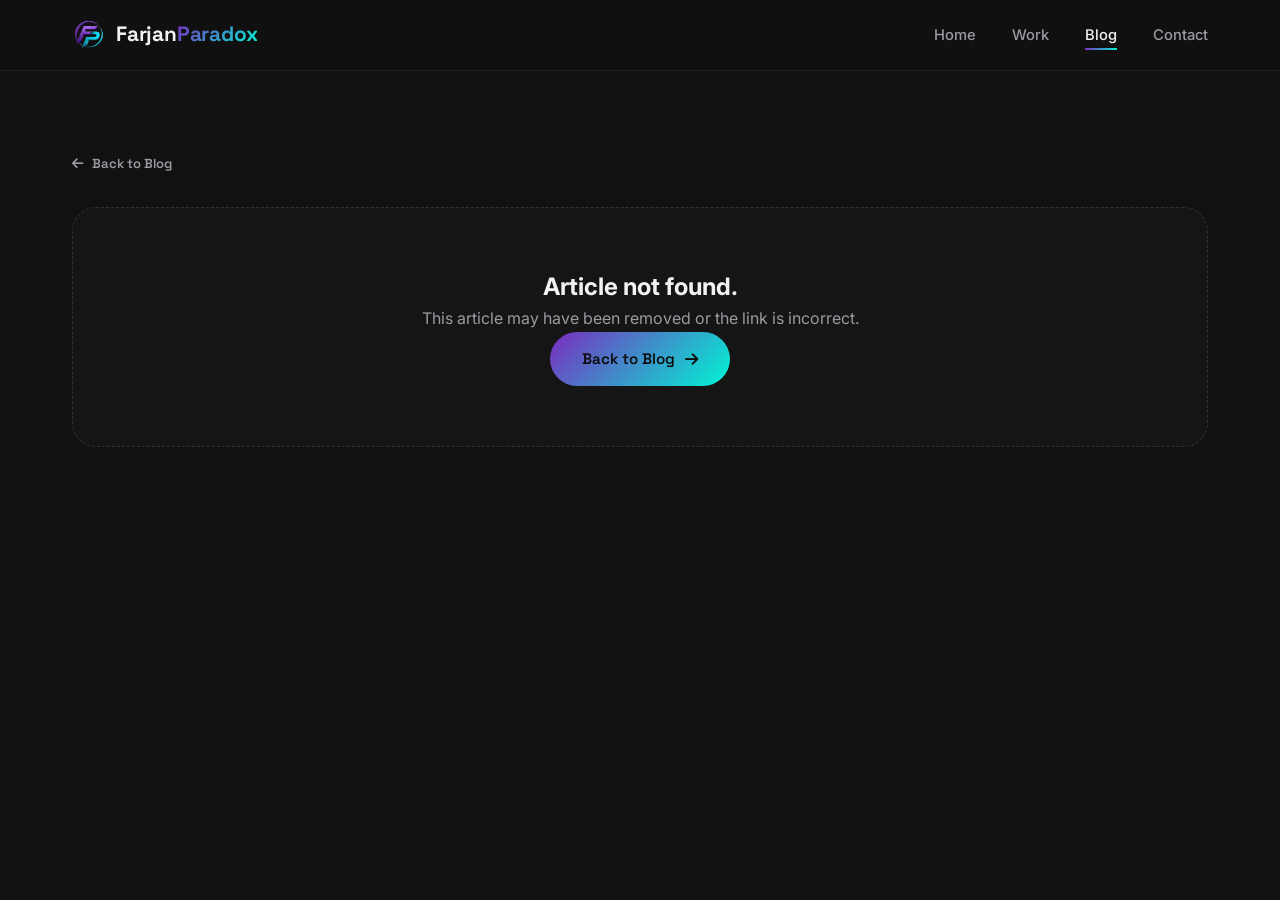
<file: blog-post.html>
<!DOCTYPE html><html lang="en"><head><meta charset="UTF-8"><meta name="viewport" content="width=device-width, initial-scale=1.0"><title>Article | Farjan Kabir</title><meta name="description" id="metaDescription" content="Article by Farjan Kabir on WordPress, web development, SEO and digital creativity."><meta name="robots" content="index, follow"><link rel="icon" type="image/png" href="./assets/Image6.png"><link rel="preconnect" href="https://fonts.googleapis.com"><link rel="preconnect" href="https://fonts.gstatic.com" crossorigin><link href="https://fonts.googleapis.com/css2?family=Space+Grotesk:wght@400;500;600;700&family=Inter:wght@400;500;600;700&display=swap" rel="stylesheet"><link rel="stylesheet" href="https://cdnjs.cloudflare.com/ajax/libs/font-awesome/6.5.1/css/all.min.css"><link rel="stylesheet" href="style.css">

<!-- Google tag (gtag.js) -->
<script async src="https://www.googletagmanager.com/gtag/js?id=G-16P06V6DTZ"></script>
<script>
  window.dataLayer = window.dataLayer || [];
  function gtag(){dataLayer.push(arguments);}
  gtag('js', new Date());

  gtag('config', 'G-16P06V6DTZ');
</script>

</head><body class="inner-page"><header class="site-header is-scrolled"><div class="nav-container"><a href="./index.html#home" class="nav-brand nav-brand-with-logo"><img src="./assets/Image6.png" alt="Farjan Paradox logo"><span>Farjan<span class="nav-brand-accent">Paradox</span></span></a><nav class="nav-menu" id="navMenu"><ul class="nav-list"><li><a href="./index.html#home" class="nav-link">Home</a></li><li><a href="./index.html#portfolio" class="nav-link">Work</a></li><li><a href="./blog.html" class="nav-link is-active">Blog</a></li><li><a href="./index.html#contact" class="nav-link">Contact</a></li></ul></nav><button class="nav-toggle" id="navToggle" aria-label="Toggle navigation menu" aria-expanded="false" aria-controls="navMenu"><span></span><span></span><span></span></button></div></header><main><article class="article-page"><div class="container"><a class="back-link" href="./blog.html"><i class="fa-solid fa-arrow-left"></i> Back to Blog</a><div id="articleRoot"></div></div></article></main><script src="script.js"></script><script src="blog-post.js"></script></body></html>
</file>
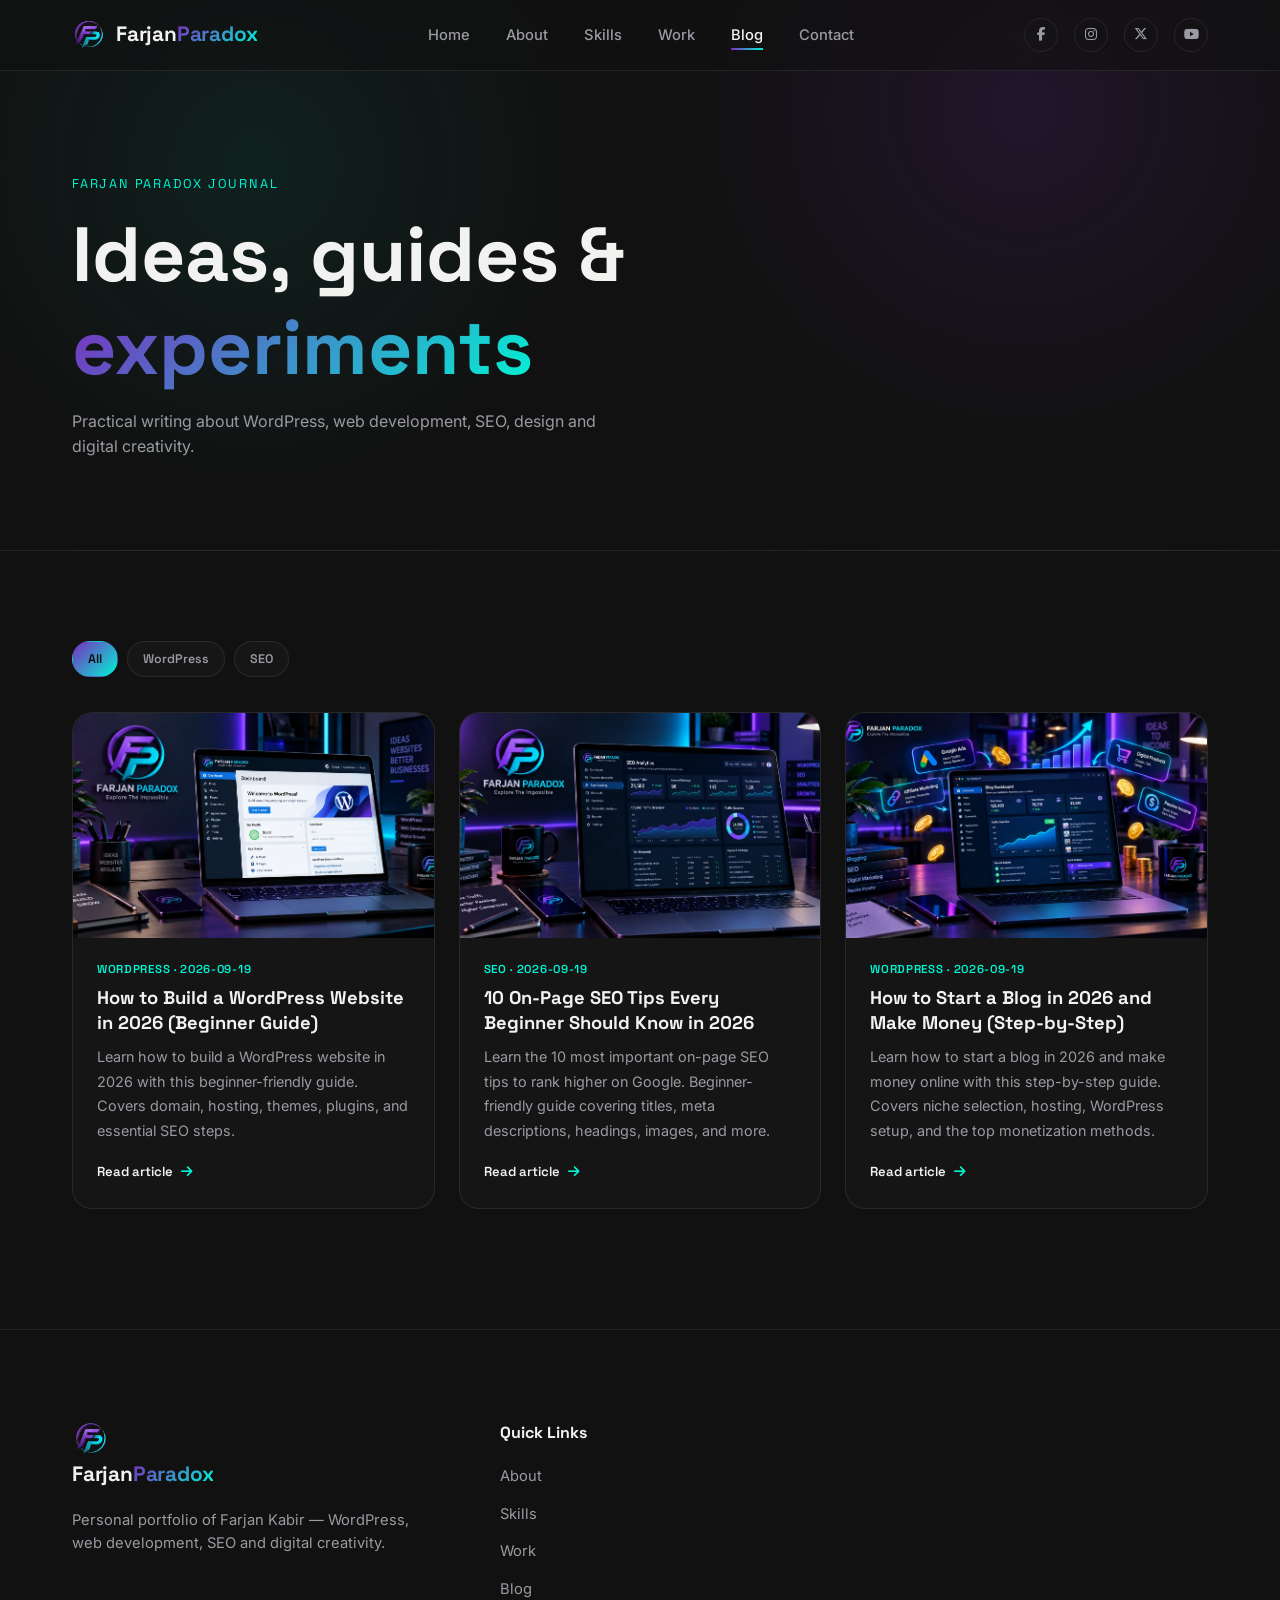
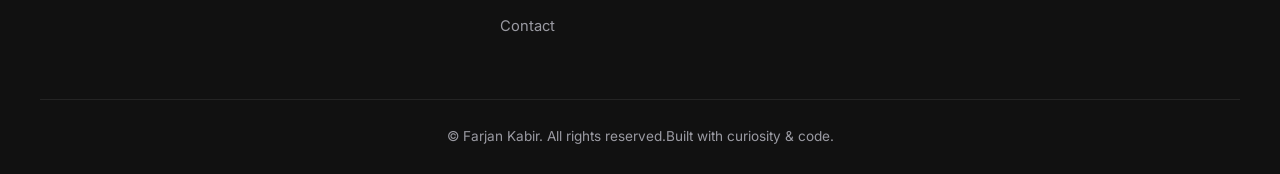
<file: blog.html>
<!DOCTYPE html><html lang="en"><head><meta charset="UTF-8"><meta name="viewport" content="width=device-width, initial-scale=1.0"><title>Blog | Farjan Kabir — Farjan Paradox</title><meta name="description" content="Articles and practical notes from Farjan Kabir on WordPress, web development, SEO, design and digital creativity."><meta name="robots" content="index, follow"><link rel="canonical" href="https://farjan-kabir-portfolio.netlify.app/blog.html"><link rel="icon" type="image/png" href="./assets/Image6.png"><link rel="preconnect" href="https://fonts.googleapis.com"><link rel="preconnect" href="https://fonts.gstatic.com" crossorigin><link href="https://fonts.googleapis.com/css2?family=Space+Grotesk:wght@400;500;600;700&family=Inter:wght@400;500;600;700&display=swap" rel="stylesheet"><link rel="stylesheet" href="https://cdnjs.cloudflare.com/ajax/libs/font-awesome/6.5.1/css/all.min.css"><link rel="stylesheet" href="style.css">

<!-- Google tag (gtag.js) -->
<script async src="https://www.googletagmanager.com/gtag/js?id=G-16P06V6DTZ"></script>
<script>
  window.dataLayer = window.dataLayer || [];
  function gtag(){dataLayer.push(arguments);}
  gtag('js', new Date());

  gtag('config', 'G-16P06V6DTZ');
</script>

</head><body class="inner-page"><header class="site-header is-scrolled"><div class="nav-container"><a href="./index.html#home" class="nav-brand nav-brand-with-logo"><img src="./assets/Image6.png" alt="Farjan Paradox logo"><span>Farjan<span class="nav-brand-accent">Paradox</span></span></a><nav class="nav-menu" id="navMenu"><ul class="nav-list"><li><a href="./index.html#home" class="nav-link">Home</a></li><li><a href="./index.html#about" class="nav-link">About</a></li><li><a href="./index.html#services" class="nav-link">Skills</a></li><li><a href="./index.html#portfolio" class="nav-link">Work</a></li><li><a href="./blog.html" class="nav-link is-active">Blog</a></li><li><a href="./index.html#contact" class="nav-link">Contact</a></li></ul></nav><div class="nav-socials"><a href="https://web.facebook.com/f.kfarjan.kobir" target="_blank" rel="noopener noreferrer" aria-label="Facebook"><i class="fa-brands fa-facebook-f"></i></a><a href="https://www.instagram.com/farjanparadox/?hl=en" target="_blank" rel="noopener noreferrer" aria-label="Instagram"><i class="fa-brands fa-instagram"></i></a><a href="https://x.com/farjankabir8090" target="_blank" rel="noopener noreferrer" aria-label="X"><i class="fa-brands fa-x-twitter"></i></a><a href="https://youtube.com/@animemoment99?si=nNwIIZ4bl4HVJsWU" target="_blank" rel="noopener noreferrer" aria-label="YouTube"><i class="fa-brands fa-youtube"></i></a></div><button class="nav-toggle" id="navToggle" aria-label="Toggle navigation menu" aria-expanded="false" aria-controls="navMenu"><span></span><span></span><span></span></button></div></header><main><section class="page-hero"><div class="container"><span class="section-eyebrow">Farjan Paradox Journal</span><h1 class="section-title">Ideas, guides &amp; <span class="text-gradient">experiments</span></h1><p class="section-subtitle">Practical writing about WordPress, web development, SEO, design and digital creativity.</p></div></section><section class="blog-page-section"><div class="container"><div class="blog-toolbar"><div id="blogCategories" class="blog-categories"></div></div><div id="blogGrid" class="blog-grid"></div><div id="blogEmpty" class="empty-state" hidden><div class="empty-state-icon"><i class="fa-solid fa-pen-nib"></i></div><h2>No articles yet.</h2><p>Add your first article to <code>content/blog.json</code>. No HTML editing is required.</p></div></div></section></main><footer class="site-footer"><div class="container footer-grid"><div class="footer-col"><a href="./index.html#home" class="nav-brand nav-brand-with-logo"><img src="./assets/Image6.png" alt="Farjan Paradox logo"><span>Farjan<span class="nav-brand-accent">Paradox</span></span></a><p class="footer-text">Personal portfolio of Farjan Kabir — WordPress, web development, SEO and digital creativity.</p></div><div class="footer-col"><h4 class="footer-heading">Quick Links</h4><ul class="footer-list"><li><a href="./index.html#about">About</a></li><li><a href="./index.html#services">Skills</a></li><li><a href="./index.html#portfolio">Work</a></li><li><a href="./blog.html">Blog</a></li><li><a href="./index.html#contact">Contact</a></li></ul></div></div><div class="container footer-bottom"><span>© <span id="currentYear"></span> Farjan Kabir. All rights reserved.</span><span>Built with curiosity &amp; code.</span></div></footer><script src="script.js"></script><script src="blog.js"></script></body></html>
</file>
<file: style.css>
/* ==========================================================================
   FARJAN PARADOX — style.css
   Dark, cinematic digital-marketing portfolio
   ========================================================================== */

:root {
  /* Colors */
  --color-bg: #111111;
  --color-bg-alt: #191919;
  --color-surface: #1e1e1e;
  --color-surface-hover: #232323;
  --color-border: rgba(255, 255, 255, 0.08);
  --color-text: #f2f2f0;
  --color-text-muted: #9a9aa2;
  --color-accent-purple: #7b2cbf;
  --color-accent-purple-light: #9d4edd;
  --color-accent-cyan: #00f5d4;

  /* Gradients */
  --gradient-accent: linear-gradient(135deg, var(--color-accent-purple) 0%, var(--color-accent-cyan) 100%);

  /* Typography */
  --font-display: 'Space Grotesk', sans-serif;
  --font-body: 'Inter', sans-serif;

  /* Layout */
  --container-width: 1200px;
  --radius-sm: 8px;
  --radius-md: 14px;
  --radius-lg: 24px;
  --transition-base: 0.35s cubic-bezier(0.4, 0, 0.2, 1);
}

/* ==========================================================================
   RESET
   ========================================================================== */

* {
  margin: 0;
  padding: 0;
  box-sizing: border-box;
}

html {
  scroll-behavior: smooth;
}

body {
  background-color: var(--color-bg);
  color: var(--color-text);
  font-family: var(--font-body);
  line-height: 1.6;
  overflow-x: hidden;
}

img {
  max-width: 100%;
  display: block;
}

a {
  text-decoration: none;
  color: inherit;
}

ul {
  list-style: none;
}

button {
  font-family: inherit;
  cursor: pointer;
  border: none;
  background: none;
}

input,
textarea {
  font-family: inherit;
}

.container {
  width: 100%;
  max-width: var(--container-width);
  margin: 0 auto;
  padding: 0 32px;
}

/* Focus visibility for accessibility */
a:focus-visible,
button:focus-visible,
input:focus-visible,
textarea:focus-visible {
  outline: 2px solid var(--color-accent-cyan);
  outline-offset: 3px;
}

@media (prefers-reduced-motion: reduce) {
  *,
  *::before,
  *::after {
    animation-duration: 0.001ms !important;
    animation-iteration-count: 1 !important;
    transition-duration: 0.001ms !important;
    scroll-behavior: auto !important;
  }
}

/* ==========================================================================
   SHARED / UTILITIES
   ========================================================================== */

.text-gradient {
  background: var(--gradient-accent);
  -webkit-background-clip: text;
  background-clip: text;
  color: transparent;
}

.section-eyebrow {
  display: inline-block;
  font-family: var(--font-display);
  font-size: 0.8rem;
  letter-spacing: 0.14em;
  text-transform: uppercase;
  color: var(--color-accent-cyan);
  margin-bottom: 14px;
}

.section-title {
  font-family: var(--font-display);
  font-size: clamp(1.9rem, 3.2vw, 2.7rem);
  font-weight: 700;
  line-height: 1.2;
  margin-bottom: 16px;
}

.section-subtitle {
  color: var(--color-text-muted);
  max-width: 560px;
  font-size: 1rem;
}

.section-heading {
  max-width: 640px;
  margin: 0 auto 56px;
  text-align: center;
}

.section-heading .section-subtitle {
  margin: 0 auto;
}

.btn {
  display: inline-flex;
  align-items: center;
  gap: 10px;
  font-family: var(--font-display);
  font-weight: 600;
  font-size: 0.95rem;
  padding: 15px 32px;
  border-radius: 100px;
  transition: transform var(--transition-base), box-shadow var(--transition-base), background var(--transition-base);
  white-space: nowrap;
}

.btn-primary {
  background: var(--gradient-accent);
  color: #0d0d0d;
  box-shadow: 0 0 0 rgba(123, 44, 191, 0);
}

.btn-primary:hover {
  transform: translateY(-3px);
  box-shadow: 0 14px 30px -8px rgba(123, 44, 191, 0.55);
}

.btn-primary i {
  transition: transform var(--transition-base);
}

.btn-primary:hover i {
  transform: translateX(4px);
}

.btn-full {
  width: 100%;
  justify-content: center;
}

/* ==========================================================================
   HEADER / NAV
   ========================================================================== */

.site-header {
  position: fixed;
  top: 0;
  left: 0;
  width: 100%;
  z-index: 1000;
  background: rgba(17, 17, 17, 0.65);
  backdrop-filter: blur(14px);
  -webkit-backdrop-filter: blur(14px);
  border-bottom: 1px solid var(--color-border);
}

.nav-container {
  max-width: var(--container-width);
  margin: 0 auto;
  padding: 18px 32px;
  display: flex;
  align-items: center;
  justify-content: space-between;
  gap: 24px;
}

.nav-brand {
  font-family: var(--font-display);
  font-size: 1.3rem;
  font-weight: 700;
  letter-spacing: -0.01em;
  color: var(--color-text);
  flex-shrink: 0;
}

.nav-brand-accent {
  background: var(--gradient-accent);
  -webkit-background-clip: text;
  background-clip: text;
  color: transparent;
}

.nav-list {
  display: flex;
  gap: 36px;
}

.nav-link {
  position: relative;
  font-size: 0.92rem;
  font-weight: 500;
  color: var(--color-text-muted);
  transition: color var(--transition-base);
  padding: 6px 0;
}

.nav-link::after {
  content: '';
  position: absolute;
  left: 0;
  bottom: 0;
  width: 0;
  height: 2px;
  background: var(--gradient-accent);
  transition: width var(--transition-base);
}

.nav-link:hover,
.nav-link.is-active {
  color: var(--color-text);
}

.nav-link:hover::after,
.nav-link.is-active::after {
  width: 100%;
}

.nav-socials {
  display: flex;
  gap: 16px;
  flex-shrink: 0;
}

.nav-socials a {
  width: 34px;
  height: 34px;
  display: flex;
  align-items: center;
  justify-content: center;
  border-radius: 50%;
  border: 1px solid var(--color-border);
  color: var(--color-text-muted);
  font-size: 0.85rem;
  transition: all var(--transition-base);
}

.nav-socials a:hover {
  color: #0d0d0d;
  background: var(--gradient-accent);
  border-color: transparent;
  transform: translateY(-2px);
}

.nav-toggle {
  display: none;
  flex-direction: column;
  gap: 5px;
  width: 26px;
}

.nav-toggle span {
  display: block;
  height: 2px;
  width: 100%;
  background: var(--color-text);
  border-radius: 2px;
  transition: all var(--transition-base);
}

/* ==========================================================================
   HERO SLIDER
   ========================================================================== */

.hero {
  position: relative;
  height: 100vh;
  min-height: 450px;
  width: 100%;
  overflow: hidden;
  background: var(--color-bg);
}

.hero-grain {
  position: absolute;
  inset: 0;
  z-index: 5;
  pointer-events: none;
  opacity: 0.05;
  background-image: url("data:image/svg+xml,%3Csvg xmlns='http://www.w3.org/2000/svg' width='120' height='120'%3E%3Cfilter id='n'%3E%3CfeTurbulence type='fractalNoise' baseFrequency='0.9' numOctaves='2' stitchTiles='stitch'/%3E%3C/filter%3E%3Crect width='100%25' height='100%25' filter='url(%23n)'/%3E%3C/svg%3E");
}

.hero-slider {
  position: relative;
  height: 100%;
  width: 100%;
}

.hero-slide {
  position: absolute;
  inset: 0;
  opacity: 0;
  visibility: hidden;
  transform: scale(1.06);
  transition: opacity 1.1s ease, transform 6s ease, visibility 1.1s;
}

.hero-slide.is-active {
  opacity: 1;
  visibility: visible;
  transform: scale(1);
  z-index: 2;
}

.hero-slide-bg {
  position: absolute;
  inset: 0;
  background-size: contain;
  background-position: center;
  background-repeat: no-repeat;
  width: 100%;
  height: 100%;
}

.hero-bg-1 {
  background-image: url("./assets/Image12.jpg")
   
}

.hero-bg-2 {
  background-image: url("./assets/Image11.jfif")
    
}

.hero-bg-3 {
  background-image: url("./assets/Image10.jfif")
    
}

.hero-bg-4 {
  background-image: url("./assets/Image9.jfif")
    
}

.hero-overlay {
  position: absolute;
  inset: 0;
  background: linear-gradient(0deg, rgba(17, 17, 17, 0.9) 0%, rgba(17, 17, 17, 0.35) 55%, rgba(17, 17, 17, 0.55) 100%);
}



.hero-content .btn {
  opacity: 0;
  transform: translateY(18px);
}

.hero-slide.is-active .hero-eyebrow {
  animation: heroRise 0.8s ease 0.15s forwards;
}

.hero-slide.is-active .hero-title {
  animation: heroRise 0.8s ease 0.3s forwards;
}

.hero-slide.is-active .hero-subtitle {
  animation: heroRise 0.8s ease 0.45s forwards;
}

.hero-slide.is-active .btn {
  animation: heroRise 0.8s ease 0.6s forwards;
}

@keyframes heroRise {
  to {
    opacity: 1;
    transform: translateY(0);
  }
}

.hero-dots {
  position: absolute;
  bottom: 40px;
  left: 50%;
  transform: translateX(-50%);
  z-index: 4;
  display: flex;
  gap: 12px;
}

.hero-dot {
  width: 10px;
  height: 10px;
  border-radius: 50%;
  background: rgba(255, 255, 255, 0.25);
  transition: all var(--transition-base);
}

.hero-dot.is-active {
  background: var(--gradient-accent);
  width: 28px;
  border-radius: 6px;
}

.hero-arrow {
  position: absolute;
  top: 50%;
  transform: translateY(-50%);
  z-index: 4;
  width: 48px;
  height: 48px;
  border-radius: 50%;
  border: 1px solid var(--color-border);
  color: var(--color-text);
  display: flex;
  align-items: center;
  justify-content: center;
  background: rgba(255, 255, 255, 0.03);
  transition: all var(--transition-base);
}

.hero-arrow:hover {
  background: var(--gradient-accent);
  color: #0d0d0d;
  border-color: transparent;
}

.hero-arrow-prev {
  left: 28px;
}

.hero-arrow-next {
  right: 28px;
}

.hero-scroll-cue {
  position: absolute;
  bottom: 42px;
  right: 40px;
  z-index: 4;
  display: flex;
  align-items: center;
  gap: 10px;
  font-family: var(--font-display);
  font-size: 0.75rem;
  letter-spacing: 0.14em;
  text-transform: uppercase;
  color: var(--color-text-muted);
}

.hero-scroll-cue span {
  width: 1px;
  height: 30px;
  background: var(--color-text-muted);
  position: relative;
  overflow: hidden;
}

.hero-scroll-cue span::after {
  content: '';
  position: absolute;
  top: -100%;
  left: 0;
  width: 100%;
  height: 100%;
  background: var(--color-accent-cyan);
  animation: scrollCue 2s ease infinite;
}

@keyframes scrollCue {
  0% { top: -100%; }
  60% { top: 100%; }
  100% { top: 100%; }
}

/* ==========================================================================
   ABOUT
   ========================================================================== */

.about {
  padding: 120px 0;
  background: var(--color-bg);
}

.about-grid {
  display: grid;
  grid-template-columns: 320px 1fr;
  gap: 72px;
  align-items: center;
}

.about-visual {
  position: relative;
  width: 280px;
  height: 280px;
  margin: 0 auto;
  display: flex;
  align-items: center;
  justify-content: center;
}

.about-ring {
  position: absolute;
  inset: 0;
  border-radius: 50%;
  border: 1px dashed rgba(255, 255, 255, 0.15);
  animation: spinSlow 24s linear infinite;
}

.about-ring::before {
  content: '';
  position: absolute;
  top: -3px;
  left: 50%;
  width: 8px;
  height: 8px;
  background: var(--color-accent-cyan);
  border-radius: 50%;
  box-shadow: 0 0 12px 2px var(--color-accent-cyan);
}

@keyframes spinSlow {
  to { transform: rotate(360deg); }
}

.about-avatar{
    width:220px;
    height:220px;
    border-radius:50%;
    overflow:hidden;
    position:relative;
    z-index:2;
    box-shadow:0 0 60px -10px rgba(123,44,191,.55);
}

.about-avatar img{
    width:100%;
    height:100%;
    object-fit:cover;
    border-radius:50%;
    display:block;
}
.about-text {
  color: var(--color-text-muted);
  margin-bottom: 18px;
  max-width: 620px;
}

.about-highlights {
  display: flex;
  gap: 40px;
  margin-top: 32px;
  flex-wrap: wrap;
}

.about-highlight {
  display: flex;
  flex-direction: column;
}

.about-highlight-number {
  font-family: var(--font-display);
  font-size: 2rem;
  font-weight: 700;
  background: var(--gradient-accent);
  -webkit-background-clip: text;
  background-clip: text;
  color: transparent;
}

.about-highlight-label {
  font-size: 0.85rem;
  color: var(--color-text-muted);
}

/* ==========================================================================
   SERVICES / SKILLS
   ========================================================================== */

.services {
  padding: 120px 0;
  background: var(--color-bg-alt);
}

.services-grid {
  display: grid;
  grid-template-columns: repeat(3, 1fr);
  gap: 28px;
}

.service-card {
  background: var(--color-surface);
  border: 1px solid var(--color-border);
  border-radius: var(--radius-md);
  padding: 38px 30px;
  transition: transform var(--transition-base), border-color var(--transition-base), background var(--transition-base);
}

.service-card:hover {
  transform: translateY(-6px);
  border-color: rgba(123, 44, 191, 0.5);
  background: var(--color-surface-hover);
}

.service-icon {
  width: 56px;
  height: 56px;
  border-radius: var(--radius-sm);
  background: rgba(123, 44, 191, 0.12);
  display: flex;
  align-items: center;
  justify-content: center;
  font-size: 1.4rem;
  color: var(--color-accent-cyan);
  margin-bottom: 22px;
  transition: all var(--transition-base);
}

.service-card:hover .service-icon {
  background: var(--gradient-accent);
  color: #0d0d0d;
}

.service-title {
  font-family: var(--font-display);
  font-size: 1.15rem;
  margin-bottom: 10px;
}

.service-text {
  color: var(--color-text-muted);
  font-size: 0.94rem;
}

/* ==========================================================================
   PORTFOLIO
   ========================================================================== */

.portfolio {
  padding: 120px 0;
  background: var(--color-bg);
}

.portfolio-grid {
  display: grid;
  grid-template-columns: repeat(3, 1fr);
  gap: 28px;
}

.portfolio-card {
  position: relative;
  border-radius: var(--radius-md);
  overflow: hidden;
  border: 1px solid var(--color-border);
  background: var(--color-surface);
}

.portfolio-media {
  height: 200px;
  position: relative;
  display: flex;
  align-items: flex-start;
  padding: 20px;
}

.portfolio-media-1{

    background-image: url("./Image7.jpg");

    background-size: cover;

    background-position: center;

    background-repeat: no-repeat;
}
.portfolio-media-2{

    background-image: url("./Image8.jpg");

    background-size: cover;

    background-position: center;

    background-repeat: no-repeat;
}
.portfolio-media-3{

    background-image: url("./Image9.jfif");

    background-size: cover;

    background-position: center;

    background-repeat: no-repeat;
}
.portfolio-media-4{

    background-image: url("./Image10.jfif");

    background-size: cover;

    background-position: center;

    background-repeat: no-repeat;
}
.portfolio-media-5{

    background-image: url("./Image11.jfif");

    background-size: cover;

    background-position: center;

    background-repeat: no-repeat;
}
.portfolio-media-6{

    background-image: url("./Image12.jpg");

    background-size: cover;

    background-position: center;

    background-repeat: no-repeat;
}

.portfolio-tag {
  font-family: var(--font-display);
  font-size: 0.72rem;
  letter-spacing: 0.1em;
  text-transform: uppercase;
  background: rgba(0, 0, 0, 0.35);
  padding: 6px 14px;
  border-radius: 100px;
}

.portfolio-info {
  padding: 26px 26px 30px;
}

.portfolio-title {
  font-family: var(--font-display);
  font-size: 1.1rem;
  margin-bottom: 8px;
}

.portfolio-text {
  color: var(--color-text-muted);
  font-size: 0.9rem;
  margin-bottom: 14px;
}

.portfolio-metric {
  display: inline-block;
  font-family: var(--font-display);
  font-size: 0.8rem;
  font-weight: 600;
  color: var(--color-accent-cyan);
  border: 1px solid rgba(0, 245, 212, 0.3);
  padding: 5px 12px;
  border-radius: 100px;
}

.portfolio-overlay {
  position: absolute;
  inset: 0;
  background: rgba(17, 17, 17, 0.92);
  display: flex;
  align-items: center;
  justify-content: center;
  gap: 10px;
  font-family: var(--font-display);
  font-weight: 600;
  color: var(--color-text);
  opacity: 0;
  transform: translateY(12px);
  transition: all var(--transition-base);
}

.portfolio-overlay i {
  color: var(--color-accent-cyan);
  transition: transform var(--transition-base);
}

.portfolio-card:hover .portfolio-overlay {
  opacity: 1;
  transform: translateY(0);
}

.portfolio-card:hover .portfolio-overlay i {
  transform: translate(4px, -4px);
}

.portfolio-card:hover {
  border-color: rgba(0, 245, 212, 0.35);
}

/* ==========================================================================
   TESTIMONIALS
   ========================================================================== */

.testimonials {
  padding: 120px 0;
  background: var(--color-bg-alt);
}

.testimonials-grid {
  display: grid;
  grid-template-columns: repeat(3, 1fr);
  gap: 28px;
}

.testimonial-card {
  background: var(--color-surface);
  border: 1px solid var(--color-border);
  border-radius: var(--radius-md);
  padding: 34px 30px;
  transition: transform var(--transition-base), border-color var(--transition-base);
}

.testimonial-card:hover {
  transform: translateY(-6px);
  border-color: rgba(0, 245, 212, 0.35);
}

.testimonial-stars {
  color: var(--color-accent-cyan);
  font-size: 0.85rem;
  margin-bottom: 18px;
  display: flex;
  gap: 4px;
}

.testimonial-quote {
  color: var(--color-text-muted);
  font-size: 0.95rem;
  margin-bottom: 26px;
}

.testimonial-author {
  display: flex;
  align-items: center;
  gap: 14px;
}

.testimonial-avatar {
  width: 55px;
  height: 55px;
  border-radius: 50%;
  object-fit: cover;
  border: 2px solid var(--color-accent-cyan);
  display: block;
  flex-shrink: 0;
}

.testimonial-name {
  display: block;
  font-family: var(--font-display);
  font-weight: 600;
  font-size: 0.95rem;
}

.testimonial-role {
  display: block;
  font-size: 0.8rem;
  color: var(--color-text-muted);
}

/* ==========================================================================
   STATS
   ========================================================================== */

.stats {
  padding: 90px 0;
  background: var(--color-bg);
  border-top: 1px solid var(--color-border);
  border-bottom: 1px solid var(--color-border);
}

.stats-grid {
  display: grid;
  grid-template-columns: repeat(3, 1fr);
  gap: 28px;
  text-align: center;
}

.stat-card {
  display: flex;
  flex-direction: column;
  align-items: center;
  padding: 20px;
}

.stat-icon {
  width: 60px;
  height: 60px;
  border-radius: 50%;
  background: rgba(123, 44, 191, 0.12);
  display: flex;
  align-items: center;
  justify-content: center;
  font-size: 1.5rem;
  color: var(--color-accent-cyan);
  margin-bottom: 20px;
}

.stat-number {
  font-family: var(--font-display);
  font-size: clamp(2.4rem, 4vw, 3.2rem);
  font-weight: 700;
  background: var(--gradient-accent);
  -webkit-background-clip: text;
  background-clip: text;
  color: transparent;
}

.stat-number::after {
  content: '+';
}

.stat-label {
  color: var(--color-text-muted);
  font-size: 0.95rem;
  margin-top: 6px;
}

/* ==========================================================================
   CONTACT
   ========================================================================== */

.contact {
  padding: 120px 0;
  background: var(--color-bg-alt);
}

.contact-grid {
  display: grid;
  grid-template-columns: 1fr 1fr;
  gap: 72px;
  align-items: flex-start;
}

.contact-details {
  margin: 30px 0;
  display: flex;
  flex-direction: column;
  gap: 16px;
}

.contact-details li {
  display: flex;
  align-items: center;
  gap: 14px;
  color: var(--color-text-muted);
}

.contact-details i {
  width: 40px;
  height: 40px;
  border-radius: 50%;
  background: var(--color-surface);
  border: 1px solid var(--color-border);
  display: flex;
  align-items: center;
  justify-content: center;
  color: var(--color-accent-cyan);
  flex-shrink: 0;
}

.contact-socials {
  display: flex;
  gap: 14px;
}

.contact-socials a {
  width: 42px;
  height: 42px;
  border-radius: 50%;
  border: 1px solid var(--color-border);
  display: flex;
  align-items: center;
  justify-content: center;
  color: var(--color-text-muted);
  transition: all var(--transition-base);
}

.contact-socials a:hover {
  background: var(--gradient-accent);
  color: #0d0d0d;
  border-color: transparent;
  transform: translateY(-3px);
}

.contact-form {
  background: var(--color-surface);
  border: 1px solid var(--color-border);
  border-radius: var(--radius-lg);
  padding: 40px;
}

.form-group {
  margin-bottom: 22px;
}

.form-group label {
  display: block;
  font-size: 0.85rem;
  font-weight: 500;
  margin-bottom: 8px;
  color: var(--color-text-muted);
}

.form-group input,
.form-group textarea {
  width: 100%;
  background: var(--color-bg);
  border: 1px solid var(--color-border);
  border-radius: var(--radius-sm);
  padding: 14px 16px;
  color: var(--color-text);
  font-size: 0.95rem;
  transition: border-color var(--transition-base), box-shadow var(--transition-base);
  resize: vertical;
}

.form-group input:focus,
.form-group textarea:focus {
  border-color: var(--color-accent-purple-light);
  box-shadow: 0 0 0 3px rgba(123, 44, 191, 0.2);
  outline: none;
}

.form-status {
  margin-top: 16px;
  font-size: 0.9rem;
  min-height: 1.2em;
  color: var(--color-accent-cyan);
}

/* ==========================================================================
   FOOTER
   ========================================================================== */

.site-footer {
  background: var(--color-bg);
  padding-top: 90px;
  border-top: 1px solid var(--color-border);
}

.footer-grid {
  display: grid;
  grid-template-columns: 2fr 1fr 1fr;
  gap: 60px;
  padding-bottom: 60px;
}

.footer-col .nav-brand {
  display: inline-block;
  margin-bottom: 18px;
}

.footer-text {
  color: var(--color-text-muted);
  font-size: 0.92rem;
  max-width: 380px;
}

.footer-heading {
  font-family: var(--font-display);
  font-size: 1rem;
  margin-bottom: 20px;
}

.footer-list {
  display: flex;
  flex-direction: column;
  gap: 14px;
}

.footer-list li {
  display: flex;
  align-items: center;
  gap: 12px;
  color: var(--color-text-muted);
  font-size: 0.92rem;
}

.footer-list i {
  color: var(--color-accent-cyan);
  width: 18px;
  text-align: center;
}

.footer-list a:hover {
  color: var(--color-text);
}

.footer-socials {
  display: flex;
  gap: 14px;
}

.footer-socials a {
  width: 40px;
  height: 40px;
  border-radius: 50%;
  border: 1px solid var(--color-border);
  display: flex;
  align-items: center;
  justify-content: center;
  color: var(--color-text-muted);
  transition: all var(--transition-base);
}

.footer-socials a:hover {
  background: var(--gradient-accent);
  color: #0d0d0d;
  border-color: transparent;
  transform: translateY(-3px);
}

.footer-bottom {
  border-top: 1px solid var(--color-border);
  padding: 26px 0;
  text-align: center;
  color: var(--color-text-muted);
  font-size: 0.85rem;
}

/* ==========================================================================
   RESPONSIVE
   ========================================================================== */

@media (max-width: 1024px) {
  .about-grid {
    grid-template-columns: 1fr;
    text-align: center;
  }

  .about-highlights {
    justify-content: center;
  }

  .services-grid,
  .portfolio-grid,
  .testimonials-grid {
    grid-template-columns: repeat(2, 1fr);
  }

  .contact-grid {
    grid-template-columns: 1fr;
    gap: 48px;
  }

  .footer-grid {
    grid-template-columns: 1fr 1fr;
  }

  .footer-col:first-child {
    grid-column: 1 / -1;
  }
}

@media (max-width: 860px) {
  .nav-list,
  .nav-socials {
    display: none;
  }

  .nav-toggle {
    display: flex;
  }

  .nav-menu {
    position: fixed;
    top: 68px;
    left: 0;
    width: 100%;
    background: rgba(17, 17, 17, 0.98);
    backdrop-filter: blur(14px);
    border-bottom: 1px solid var(--color-border);
    transform: translateY(-120%);
    opacity: 0;
    transition: all var(--transition-base);
    z-index: 999;
  }

  .nav-menu.is-open {
    transform: translateY(0);
    opacity: 1;
  }

  .nav-menu .nav-list {
    display: flex;
    flex-direction: column;
    padding: 20px 32px 30px;
    gap: 6px;
  }

  .nav-menu .nav-link {
    display: block;
    padding: 12px 0;
    border-bottom: 1px solid var(--color-border);
  }

  .nav-toggle.is-active span:nth-child(1) {
    transform: translateY(7px) rotate(45deg);
  }

  .nav-toggle.is-active span:nth-child(2) {
    opacity: 0;
  }

  .nav-toggle.is-active span:nth-child(3) {
    transform: translateY(-7px) rotate(-45deg);
  }

  .hero-scroll-cue {
    display: none;
  }
}

@media (max-width: 640px) {
  .container {
    padding: 0 20px;
  }

  .about,
  .services,
  .portfolio,
  .testimonials,
  .contact {
    padding: 80px 0;
  }

  .services-grid,
  .portfolio-grid,
  .testimonials-grid,
  .stats-grid {
    grid-template-columns: 1fr;
  }

  .footer-grid {
    grid-template-columns: 1fr;
    gap: 40px;
  }

  .footer-col:first-child {
    grid-column: auto;
  }

  .hero-arrow {
    width: 40px;
    height: 40px;
  }

  .hero-arrow-prev {
    left: 14px;
  }

  .hero-arrow-next {
    right: 14px;
  }

  .contact-form {
    padding: 28px;
  }
  .hero-custom-content {
  position: absolute;
  top: 50%;
  left: 8%;
  transform: translateY(-50%);
  z-index: 10;
}

.custom-hero-btn {
  padding: 12px 28px !important;
  font-size: 0.95rem !important;
  border-radius: 50px !important;
  white-space: nowrap;
}

}


#heroSlider {
    position: relative !important;
    overflow: hidden !important;
    perspective: 1500px; 
}


.hero-slide {
    position: absolute !important;
    top: 0 !important;
    left: 0 !important;
    width: 100% !important;
    height: 100% !important;
    opacity: 0 !important;
    visibility: hidden !important;
    
   
    transform-origin: left center !important; 
   
    transform: rotateY(-90deg) !important; 
    
    
    transition: transform 1200ms cubic-bezier(0.25, 1, 0.5, 1), 
                opacity 1000ms ease, 
                visibility 1200ms ease !important;
    z-index: 1 !important;
    backface-visibility: hidden !important; 
}


.hero-slide.is-active {
    opacity: 1 !important;
    visibility: visible !important;
    transform: rotateY(0deg) !important; 
    z-index: 2 !important;
}


.hero-slide:not(.is-active) {
    transform: rotateY(90deg) !important; 
    transition: transform 1200ms ease-in-out, opacity 1000ms ease !important;
}




/* ==========================================================================
   FARJAN KABIR — CONTENT / UX POLISH
   Keeps the original dark cinematic base and upgrades content presentation.
   ========================================================================== */

.nav-brand-with-logo{
  display:flex;
  align-items:center;
  gap:10px;
}
.nav-brand-with-logo img{
  width:34px;
  height:34px;
  object-fit:contain;
}
.site-footer .nav-brand-with-logo img{width:38px;height:38px}

.hero{
  background:
    radial-gradient(circle at 75% 45%, rgba(0,245,212,.07), transparent 30%),
    radial-gradient(circle at 88% 15%, rgba(123,44,191,.12), transparent 28%),
    var(--color-bg);
}
.hero-slide-bg{
  background-size:cover !important;
  background-position:center !important;
  filter:saturate(.72) brightness(.45);
  transform:scale(1.02);
}
.hero-overlay{
  background:
    linear-gradient(90deg, rgba(17,17,17,.98) 0%, rgba(17,17,17,.86) 40%, rgba(17,17,17,.45) 72%, rgba(17,17,17,.72) 100%),
    linear-gradient(0deg, rgba(17,17,17,.72), transparent 55%);
}
.hero-custom-content{
  position:absolute;
  top:50%;
  left:max(32px, calc((100% - var(--container-width))/2 + 32px));
  width:min(590px, 48vw);
  transform:translateY(-50%);
  z-index:10;
}
.hero-custom-content .hero-title{
  opacity:1;
  transform:none;
  margin-bottom:18px;
  font-size:clamp(2.5rem,5.1vw,5.1rem);
  max-width:700px;
}
.hero-custom-content .hero-eyebrow{
  display:block;
  opacity:1;
  transform:none;
  margin-bottom:15px;
}
.hero-subtitle{
  color:rgba(242,242,240,.78);
  max-width:570px;
  font-size:clamp(.96rem,1.25vw,1.12rem);
  line-height:1.8;
  margin-bottom:28px;
}
.hero-actions{display:flex;gap:12px;flex-wrap:wrap}
.btn-ghost{
  border:1px solid var(--color-border);
  color:var(--color-text);
  background:rgba(255,255,255,.035);
  backdrop-filter:blur(10px);
}
.btn-ghost:hover{
  border-color:rgba(0,245,212,.35);
  background:rgba(0,245,212,.08);
  transform:translateY(-3px);
}

.hero-portrait-wrap{
  position:absolute;
  right:6%;
  top:50%;
  width:min(43vw,620px);
  height:min(82vh,700px);
  transform:translateY(-50%);
  z-index:8;
  display:flex;
  align-items:center;
  justify-content:center;
  pointer-events:none;
}
.hero-portrait{
  width:100%;
  height:100%;
  object-fit:contain;
  object-position:center bottom;
  position:relative;
  z-index:3;
  filter:drop-shadow(0 35px 55px rgba(0,0,0,.65));
  -webkit-mask-image:linear-gradient(to bottom, transparent 0%, black 6%, black 88%, transparent 100%);
  mask-image:linear-gradient(to bottom, transparent 0%, black 6%, black 88%, transparent 100%);
}
.hero-portrait-secondary .hero-portrait{opacity:.88}
.hero-portrait-glow{
  position:absolute;
  width:65%;
  height:65%;
  border-radius:50%;
  background:radial-gradient(circle, rgba(0,245,212,.18), rgba(123,44,191,.08) 45%, transparent 70%);
  filter:blur(10px);
}
.portrait-orbit{
  position:absolute;
  width:88%;
  height:56%;
  border:1px solid rgba(0,245,212,.16);
  border-radius:50%;
  transform:rotate(-20deg);
}
.orbit-two{
  width:72%;
  height:44%;
  border-color:rgba(157,78,221,.18);
  transform:rotate(32deg);
}
.floating-chip{
  position:absolute;
  z-index:5;
  padding:8px 12px;
  border:1px solid rgba(255,255,255,.11);
  border-radius:999px;
  background:rgba(14,14,14,.62);
  backdrop-filter:blur(12px);
  color:rgba(242,242,240,.86);
  font:600 .68rem/1 var(--font-display);
  letter-spacing:.1em;
  box-shadow:0 12px 30px rgba(0,0,0,.22);
}
.chip-one{top:20%;right:8%}
.chip-two{bottom:24%;left:6%}
.chip-three{top:43%;right:0}

.about-logo-card{
  position:absolute;
  right:-8px;
  bottom:10px;
  z-index:4;
  display:flex;
  align-items:center;
  gap:8px;
  padding:8px 12px;
  border:1px solid var(--color-border);
  border-radius:999px;
  background:rgba(17,17,17,.72);
  backdrop-filter:blur(12px);
  color:var(--color-text);
  font:600 .72rem var(--font-display);
}
.about-logo-card img{width:28px;height:28px;object-fit:contain}

.about-points{
  display:grid;
  gap:10px;
  margin-top:26px;
}
.about-points div{
  display:flex;
  align-items:center;
  gap:12px;
  color:var(--color-text-muted);
}
.about-points i{
  width:30px;
  color:var(--color-accent-cyan);
  text-align:center;
}

.skills-marquee{
  position:relative;
  overflow:hidden;
  margin:-16px auto 44px;
  padding:7px 0 10px;
  width:100%;
  -webkit-mask-image:linear-gradient(90deg,transparent,#000 7%,#000 93%,transparent);
  mask-image:linear-gradient(90deg,transparent,#000 7%,#000 93%,transparent);
}
.skills-track{
  display:flex;
  width:max-content;
  gap:12px;
  animation:skillsMarquee 28s linear infinite;
}
.skills-marquee:hover .skills-track{animation-play-state:paused}
.skill-pill{
  display:inline-flex;
  align-items:center;
  gap:9px;
  padding:11px 16px;
  border:1px solid var(--color-border);
  border-radius:999px;
  background:linear-gradient(180deg,rgba(255,255,255,.045),rgba(255,255,255,.018));
  color:var(--color-text-muted);
  white-space:nowrap;
  font:600 .82rem var(--font-display);
}
.skill-pill i{color:var(--color-accent-cyan)}
@keyframes skillsMarquee{
  to{transform:translateX(-50%)}
}

.services-grid .service-card,
.portfolio-card{
  transition:transform var(--transition-base),border-color var(--transition-base),box-shadow var(--transition-base);
}
.services-grid .service-card:hover,
.portfolio-card:hover{
  transform:translateY(-8px);
  border-color:rgba(0,245,212,.18);
  box-shadow:0 22px 55px rgba(0,0,0,.25);
}

.portfolio-filter{
  display:flex;
  justify-content:center;
  gap:9px;
  flex-wrap:wrap;
  margin:-22px auto 38px;
}
.filter-btn{
  padding:9px 15px;
  border:1px solid var(--color-border);
  border-radius:999px;
  color:var(--color-text-muted);
  background:rgba(255,255,255,.025);
  font:600 .78rem var(--font-display);
  transition:all var(--transition-base);
}
.filter-btn:hover,
.filter-btn.is-active{
  color:#0d0d0d;
  border-color:transparent;
  background:var(--gradient-accent);
}
.portfolio-media{
  position:relative;
  overflow:hidden;
  min-height:240px;
  background:#151515;
}
.portfolio-media img{
  width:100%;
  height:100%;
  min-height:240px;
  object-fit:cover;
  transition:transform .65s ease;
}
.portfolio-card:hover .portfolio-media img{transform:scale(1.045)}
.portfolio-tag{
  position:absolute;
  left:14px;
  top:14px;
  z-index:2;
}
.portfolio-card.is-hidden{display:none}

.brand-section{
  padding:120px 0;
  background:
    radial-gradient(circle at 18% 50%,rgba(123,44,191,.13),transparent 28%),
    var(--color-bg-alt);
  border-top:1px solid var(--color-border);
  border-bottom:1px solid var(--color-border);
}
.brand-grid{
  display:grid;
  grid-template-columns:420px 1fr;
  gap:90px;
  align-items:center;
}
.brand-visual{
  min-height:380px;
  position:relative;
  display:flex;
  align-items:center;
  justify-content:center;
}
.brand-visual img{
  width:min(300px,72%);
  position:relative;
  z-index:2;
  filter:drop-shadow(0 30px 60px rgba(0,0,0,.55));
}
.brand-glow{
  position:absolute;
  width:260px;
  height:260px;
  border-radius:50%;
  background:radial-gradient(circle,rgba(0,245,212,.13),rgba(123,44,191,.12),transparent 68%);
  filter:blur(12px);
}
.brand-copy .about-text{max-width:650px}
.brand-copy .btn{margin-top:12px}

.hidden-field{
  position:absolute !important;
  left:-9999px !important;
  width:1px !important;
  height:1px !important;
  overflow:hidden !important;
}

.contact-details a{transition:color var(--transition-base)}
.contact-details a:hover{color:var(--color-accent-cyan)}

.site-footer .footer-grid{grid-template-columns:2fr 1fr 1.2fr 1fr}
.site-footer .footer-list li{align-items:flex-start}
.site-footer .footer-list a{color:var(--color-text-muted)}
.site-footer .footer-list a:hover{color:var(--color-text)}

@media (max-width: 1024px){
  .hero-custom-content{left:32px;width:56vw}
  .hero-portrait-wrap{right:-3%;width:48vw}
  .brand-grid{grid-template-columns:300px 1fr;gap:55px}
  .site-footer .footer-grid{grid-template-columns:1.6fr 1fr 1.2fr}
}

@media (max-width: 860px){
  .hero-custom-content{
    left:28px;
    width:calc(100% - 56px);
    top:48%;
  }
  .hero-portrait-wrap{
    width:390px;
    height:470px;
    right:-95px;
    top:49%;
    opacity:.38;
  }
  .hero-overlay{
    background:linear-gradient(90deg,rgba(17,17,17,.98),rgba(17,17,17,.78) 62%,rgba(17,17,17,.82));
  }
  .brand-grid{grid-template-columns:1fr;text-align:center}
  .brand-visual{min-height:260px}
  .brand-copy .about-text{margin-left:auto;margin-right:auto}
  .brand-copy .btn{margin-top:12px}
}

@media (max-width: 640px){
  .nav-brand-with-logo img{width:30px;height:30px}
  .nav-brand{font-size:1.08rem}
  .hero{min-height:650px;height:100svh}
  .hero-custom-content{
    left:20px;
    width:calc(100% - 40px);
    top:48%;
  }
  .hero-custom-content .hero-title{
    font-size:clamp(2.25rem,11vw,3.4rem);
    line-height:1.08;
  }
  .hero-subtitle{font-size:.92rem;line-height:1.7;max-width:470px}
  .hero-portrait-wrap{
    width:360px;
    height:430px;
    right:-120px;
    top:47%;
    opacity:.25;
  }
  .floating-chip{display:none}
  .hero-actions .btn{padding:12px 18px;font-size:.86rem}
  .hero-arrow{display:none}
  .hero-dots{bottom:24px}
  .about-logo-card{right:0}
  .skills-marquee{margin-bottom:34px}
  .skill-pill{font-size:.74rem;padding:10px 13px}
  .portfolio-filter{margin-top:-10px}
  .portfolio-media,.portfolio-media img{min-height:210px}
  .brand-section{padding:85px 0}
  .brand-visual{min-height:220px}
  .brand-visual img{width:220px}
  .site-footer .footer-grid{grid-template-columns:1fr}
}

@media (prefers-reduced-motion: reduce){
  .skills-track{animation:none}
  .portfolio-media img{transition:none}
}

.hero-portrait{mix-blend-mode:screen;}
.hero-portrait-secondary .hero-portrait{mix-blend-mode:screen;}
@media (max-width:640px){.hero-portrait{mix-blend-mode:screen;}}

/* ========================================================================== 
   LONG-TERM CONTENT SYSTEM + NEW MEDIA UI
   Existing visual base is preserved; these styles only add the content layer.
   ========================================================================== */
.hero-slide-bg.hero-bg-1{background-image:url('./assets/hero-banners/hero-01-home.webp') !important;background-position:center !important;}
.hero-slide-bg.hero-bg-2{background-image:url('./assets/hero-banners/hero-02-wordpress.webp') !important;background-position:center !important;}
.hero-slide-bg.hero-bg-3{background-image:url('./assets/hero-banners/hero-03-seo.webp') !important;background-position:center !important;}
.hero-slide-bg.hero-bg-4{background-image:url('./assets/hero-banners/hero-04-paradox.webp') !important;background-position:center !important;}
.hero-slide:nth-child(2) .hero-portrait{transform:translateX(2%) scale(.92);}
.hero-slide:nth-child(3) .hero-portrait{transform:translateX(3%) scale(1.04);}
.hero-slide:nth-child(4) .hero-portrait{transform:translateX(-2%) scale(.96);}
.hero-slide:nth-child(2) .hero-portrait-wrap{right:4%;}
.hero-slide:nth-child(3) .hero-portrait-wrap{right:3%;}
.hero-slide:nth-child(4) .hero-portrait-wrap{right:7%;}

.auto-video-section{padding:105px 0;background:var(--color-bg-alt);border-top:1px solid var(--color-border);border-bottom:1px solid var(--color-border);}
.video-shell{position:relative;width:100%;overflow:hidden;border:1px solid var(--color-border);border-radius:var(--radius-lg);background:#05070d;box-shadow:0 30px 80px rgba(0,0,0,.28);}
.video-shell video{display:block;width:100%;max-height:720px;object-fit:cover;background:#05070d;}
.featured-video-card{display:grid;grid-template-columns:.72fr 1.28fr;gap:45px;align-items:center;padding:34px;border:1px solid var(--color-border);border-radius:30px;background:linear-gradient(135deg,rgba(255,255,255,.035),rgba(255,255,255,.012));box-shadow:0 30px 80px rgba(0,0,0,.2);}
.featured-video-copy .section-title{max-width:500px;}
.featured-video-copy .section-subtitle{margin-bottom:25px;}

.project-card-button{display:block;width:100%;text-align:left;color:inherit;}
.project-card-button:focus-visible{outline:2px solid var(--color-accent-cyan);outline-offset:-3px;}
.project-card .portfolio-media{height:255px;min-height:255px;padding:0;}
.project-card .portfolio-media img{min-height:255px;}
.portfolio-view{position:absolute;right:14px;bottom:14px;width:42px;height:42px;border-radius:50%;display:grid;place-items:center;background:rgba(5,8,15,.72);border:1px solid rgba(255,255,255,.13);backdrop-filter:blur(12px);opacity:0;transform:translateY(8px);transition:all var(--transition-base);}
.project-card:hover .portfolio-view,.project-card-button:focus-visible .portfolio-view{opacity:1;transform:translateY(0);}
.project-meta-row{display:flex;justify-content:space-between;gap:14px;align-items:center;color:var(--color-text-muted);font:600 .74rem var(--font-display);letter-spacing:.02em;}
.project-meta-row span:last-child{color:var(--color-text);white-space:nowrap;}
.project-meta-row i{color:var(--color-accent-cyan);margin-left:4px;}
.empty-state{grid-column:1/-1;text-align:center;padding:60px 30px;border:1px dashed rgba(255,255,255,.12);border-radius:var(--radius-lg);background:rgba(255,255,255,.018);}
.empty-state.compact{width:100%;padding:35px;}
.empty-state-icon{width:58px;height:58px;margin:0 auto 18px;border-radius:18px;display:grid;place-items:center;background:rgba(0,245,212,.07);color:var(--color-accent-cyan);font-size:1.3rem;}
.empty-state h2,.empty-state h3{font-family:var(--font-display);margin-bottom:8px;}
.empty-state p{max-width:680px;margin:0 auto;color:var(--color-text-muted);}
.empty-state code,.case-content code{padding:3px 7px;border-radius:6px;background:rgba(255,255,255,.06);color:var(--color-text);}

.case-study-modal{position:fixed;inset:0;z-index:2000;display:grid;place-items:center;padding:24px;visibility:hidden;opacity:0;transition:opacity .3s ease,visibility .3s ease;}
.case-study-modal.is-open{visibility:visible;opacity:1;}
.case-study-backdrop{position:absolute;inset:0;background:rgba(0,0,0,.78);backdrop-filter:blur(16px);}
.case-study-dialog{position:relative;z-index:2;width:min(1120px,100%);max-height:min(90vh,920px);overflow:auto;border:1px solid rgba(255,255,255,.1);border-radius:28px;background:#0b0f1a;box-shadow:0 40px 120px rgba(0,0,0,.55);scrollbar-width:thin;}
.case-study-close{position:sticky;top:18px;float:right;margin:18px;width:44px;height:44px;border-radius:50%;z-index:5;background:rgba(0,0,0,.55);border:1px solid rgba(255,255,255,.12);color:var(--color-text);font-size:1rem;}
.case-study-close:hover{background:var(--gradient-accent);color:#0d0d0d;}
.case-hero{padding:72px 72px 45px;background:radial-gradient(circle at 75% 10%,rgba(123,44,191,.18),transparent 32%),radial-gradient(circle at 20% 20%,rgba(0,245,212,.08),transparent 28%);border-bottom:1px solid var(--color-border);}
.case-hero h2{font:700 clamp(2.2rem,5vw,4.4rem)/1.05 var(--font-display);max-width:800px;margin-bottom:18px;}
.case-hero p{max-width:760px;color:var(--color-text-muted);font-size:1rem;line-height:1.85;margin-bottom:25px;}
.case-content{padding:48px 72px 72px;}
.case-overview-grid{display:grid;grid-template-columns:repeat(3,1fr);gap:14px;margin-bottom:45px;}
.case-overview-grid>div{padding:18px;border:1px solid var(--color-border);border-radius:16px;background:rgba(255,255,255,.02);}
.case-overview-grid span{display:block;color:var(--color-text-muted);font-size:.72rem;text-transform:uppercase;letter-spacing:.12em;margin-bottom:7px;}
.case-overview-grid strong{font:600 .92rem/1.5 var(--font-display);}
.case-copy{display:grid;grid-template-columns:repeat(2,1fr);gap:26px;margin-bottom:40px;}
.case-block{padding:25px;border:1px solid var(--color-border);border-radius:18px;background:rgba(255,255,255,.018);}
.case-block h3{font:700 1.05rem var(--font-display);margin-bottom:10px;}
.case-block p,.case-block li{color:var(--color-text-muted);font-size:.92rem;line-height:1.8;}
.case-block ul{padding-left:19px;list-style:disc;}
.case-block li+li{margin-top:6px;}
.case-video{margin:0 0 30px;border-radius:22px;overflow:hidden;border:1px solid var(--color-border);background:#000;}
.case-video video{width:100%;display:block;max-height:650px;}
.case-gallery{display:grid;grid-template-columns:repeat(2,1fr);gap:18px;}
.case-shot{margin:0;border:1px solid var(--color-border);border-radius:18px;overflow:hidden;background:#080b13;}
.case-shot img{width:100%;aspect-ratio:16/10;object-fit:cover;}
.case-shot figcaption{padding:12px 14px;color:var(--color-text-muted);font-size:.8rem;}
.before-after{display:grid;grid-template-columns:repeat(2,1fr);gap:18px;margin:0 0 30px;}
.before-after>div{position:relative;overflow:hidden;border:1px solid var(--color-border);border-radius:18px;background:#080b13;}
.before-after span{position:absolute;z-index:2;left:12px;top:12px;padding:6px 10px;border-radius:999px;background:rgba(0,0,0,.65);font:600 .7rem var(--font-display);}
.before-after img{width:100%;aspect-ratio:16/10;object-fit:cover;}
body.modal-open{overflow:hidden;}

.blog-preview-section{padding:120px 0;background:var(--color-bg-alt);border-top:1px solid var(--color-border);}
.blog-preview-grid,.blog-grid{display:grid;grid-template-columns:repeat(3,1fr);gap:24px;}
.blog-preview-card,.blog-card{border:1px solid var(--color-border);border-radius:20px;overflow:hidden;background:rgba(255,255,255,.018);transition:transform var(--transition-base),border-color var(--transition-base),box-shadow var(--transition-base);}
.blog-preview-card:hover,.blog-card:hover{transform:translateY(-7px);border-color:rgba(0,245,212,.2);box-shadow:0 25px 65px rgba(0,0,0,.25);}
.blog-preview-card a,.blog-card a{display:block;height:100%;}
.blog-preview-media,.blog-card-media{aspect-ratio:16/10;overflow:hidden;background:#0a0d15;}
.blog-preview-media img,.blog-card-media img{width:100%;height:100%;object-fit:cover;transition:transform .65s ease;}
.blog-preview-card:hover img,.blog-card:hover img{transform:scale(1.04);}
.blog-preview-body,.blog-card-body{padding:24px;}
.blog-preview-body>span,.blog-card-meta{display:block;color:var(--color-accent-cyan);font:600 .72rem var(--font-display);letter-spacing:.06em;text-transform:uppercase;margin-bottom:10px;}
.blog-preview-body h3,.blog-card-body h2{font:700 1.15rem/1.35 var(--font-display);margin-bottom:9px;}
.blog-preview-body p,.blog-card-body p{color:var(--color-text-muted);font-size:.9rem;line-height:1.7;margin-bottom:15px;}
.blog-preview-body strong,.blog-card-body strong{font:600 .82rem var(--font-display);}
.blog-preview-body strong i,.blog-card-body strong i{color:var(--color-accent-cyan);margin-left:5px;}
.center-action{text-align:center;margin-top:34px;}

.page-hero{padding:170px 0 90px;background:radial-gradient(circle at 80% 20%,rgba(123,44,191,.15),transparent 30%),radial-gradient(circle at 20% 30%,rgba(0,245,212,.07),transparent 30%),var(--color-bg);border-bottom:1px solid var(--color-border);}
.page-hero .section-title{font-size:clamp(2.6rem,6vw,5.4rem);max-width:900px;}
.blog-page-section{padding:90px 0 120px;}
.blog-toolbar{margin-bottom:35px;}
.blog-categories{display:flex;gap:9px;flex-wrap:wrap;}
.article-page{padding:150px 0 120px;background:var(--color-bg);min-height:100vh;}
.back-link{display:inline-flex;gap:9px;align-items:center;color:var(--color-text-muted);font:600 .82rem var(--font-display);margin-bottom:35px;}
.back-link:hover{color:var(--color-accent-cyan);}
.article-header{max-width:900px;margin:0 auto 40px;}
.article-header h1{font:700 clamp(2.5rem,6vw,5.5rem)/1.05 var(--font-display);margin:12px 0 18px;}
.article-lead{color:var(--color-text-muted);font-size:1.1rem;line-height:1.8;max-width:760px;}
.article-cover{max-width:1000px;margin:0 auto 45px;border:1px solid var(--color-border);border-radius:24px;overflow:hidden;}
.article-cover img{width:100%;max-height:620px;object-fit:cover;}
.article-body{max-width:780px;margin:0 auto;color:#d4d5d8;}
.article-body p{font-size:1.03rem;line-height:1.95;margin-bottom:22px;}
.article-body strong{color:#fff;}
.article-body code{font-family:monospace;}

@media (max-width:1024px){
  .featured-video-card{grid-template-columns:1fr;}
  .blog-preview-grid,.blog-grid{grid-template-columns:repeat(2,1fr);}
  .case-hero,.case-content{padding-left:45px;padding-right:45px;}
}
@media (max-width:860px){
  .hero-slide-bg{background-size:cover !important;}
  .hero-slide:nth-child(n) .hero-portrait{transform:none;}
  .auto-video-section,.blog-preview-section{padding:85px 0;}
  .featured-video-card{padding:22px;}
  .case-study-modal{padding:10px;}
  .case-study-dialog{max-height:94vh;border-radius:22px;}
  .case-hero,.case-content{padding-left:24px;padding-right:24px;}
  .case-overview-grid,.case-copy,.case-gallery,.before-after{grid-template-columns:1fr;}
}
@media (max-width:640px){
  .hero-slide-bg{background-position:center !important;}
  .hero-custom-content{z-index:12;}
  .blog-preview-grid,.blog-grid{grid-template-columns:1fr;}
  .project-card .portfolio-media,.project-card .portfolio-media img{min-height:220px;height:220px;}
  .project-meta-row{align-items:flex-start;flex-direction:column;gap:7px;}
  .case-hero{padding-top:62px;}
  .case-content{padding-top:30px;padding-bottom:45px;}
  .case-study-close{margin:10px;width:40px;height:40px;}
  .page-hero{padding-top:125px;padding-bottom:70px;}
  .article-page{padding-top:125px;}
  .article-header h1{font-size:clamp(2.2rem,12vw,3.5rem);}
  .article-body p{font-size:.97rem;}
}
/* The supplied 16:9 portrait is already composed as a hero banner. Avoid a duplicated foreground portrait. */
.hero-portrait-wrap{display:none !important;}
.hero-slide-bg{filter:saturate(.78) brightness(.58) !important;}
.hero-overlay{background:linear-gradient(90deg,rgba(5,8,18,.97) 0%,rgba(5,8,18,.86) 36%,rgba(5,8,18,.28) 72%,rgba(5,8,18,.5) 100%),linear-gradient(0deg,rgba(5,8,18,.55),transparent 60%) !important;}
@media(max-width:860px){.hero-slide-bg{filter:saturate(.7) brightness(.46) !important;background-position:60% center !important;}.hero-overlay{background:linear-gradient(90deg,rgba(5,8,18,.98),rgba(5,8,18,.78) 68%,rgba(5,8,18,.62)) !important;}}






/* ==== CASE STUDY LANGUAGE SWITCH ==== */
.case-lang-switch{
  position:sticky;
  top:18px;
  float:left;
  margin:18px 0 0 22px;
  display:flex;
  gap:6px;
  z-index:6;
  padding:5px;
  border-radius:999px;
  background:rgba(0,0,0,.55);
  border:1px solid rgba(255,255,255,.1);
  backdrop-filter:blur(12px);
}
.lang-btn{
  display:inline-flex;
  align-items:center;
  gap:6px;
  padding:8px 16px;
  border-radius:999px;
  font:600 .8rem var(--font-display);
  color:var(--color-text-muted);
  background:transparent;
  transition:all var(--transition-base);
  cursor:pointer;
}
.lang-btn:hover{color:var(--color-text)}
.lang-btn.is-active{
  background:var(--gradient-accent);
  color:#0d0d0d;
}
.lang-btn i{font-size:.75rem}

/* ---- Article page — Toggle on the RIGHT, smaller ---- */
.article-page .case-lang-switch{
  position:relative;
  top:0;
  left:0;
  float:none;
  display:flex;
  justify-content:flex-end;
  width:100%;
  margin:0 0 26px;
  padding:0;
  background:transparent;
  border:none;
  backdrop-filter:none;
  gap:6px;
}
.article-page .lang-btn{
  padding:7px 14px;
  font-size:.76rem;
  border:1px solid var(--color-border);
  background:rgba(255,255,255,.02);
}
.article-page .lang-btn.is-active{
  background:var(--gradient-accent);
  color:#0d0d0d;
  border-color:transparent;
}
.article-page .lang-btn i{font-size:.7rem}

@media(max-width:640px){
  .case-lang-switch{margin:10px 0 0 10px;}
  .lang-btn{padding:6px 12px;font-size:.74rem;}
  .article-page .case-lang-switch{margin:0 0 20px;}
  .article-page .lang-btn{padding:6px 11px;font-size:.72rem;}
}



/* ==== PORTFOLIO LOAD MORE ==== */
.portfolio-load-wrap{
  display:flex;
  justify-content:center;
  margin-top:45px;
  width:100%;
}
.portfolio-load-wrap[hidden]{
  display:none;
}
.portfolio-load-wrap .btn{
  min-width:200px;
  justify-content:center;
}
.portfolio-load-wrap .btn i{
  transition:transform var(--transition-base);
}
.portfolio-load-wrap .btn:hover i{
  transform:translateY(4px);
}
.portfolio-load-wrap .btn span{
  font-weight:600;
}





/* ==== ARTICLE BODY — HEADINGS & LISTS ==== */
.article-body h2{
  font-family:var(--font-display);
  font-size:clamp(1.5rem,3vw,2rem);
  font-weight:700;
  line-height:1.3;
  color:#fff;
  margin:48px 0 18px;
  padding-top:8px;
}
.article-body h3{
  font-family:var(--font-display);
  font-size:clamp(1.2rem,2.2vw,1.45rem);
  font-weight:600;
  line-height:1.35;
  color:#fff;
  margin:34px 0 14px;
}
.article-body ul{
  list-style:none;
  margin:0 0 22px;
  padding:0;
}
.article-body ul li{
  position:relative;
  padding-left:28px;
  margin-bottom:10px;
  color:#d4d5d8;
  font-size:1.03rem;
  line-height:1.8;
}
.article-body ul li::before{
  content:'';
  position:absolute;
  left:0;
  top:13px;
  width:8px;
  height:8px;
  border-radius:50%;
  background:var(--gradient-accent);
}
.article-body p code{
  font-family:'Courier New',monospace;
  padding:3px 8px;
  border-radius:6px;
  background:rgba(123,44,191,.18);
  color:var(--color-accent-cyan);
  font-size:.9em;
}
@media(max-width:640px){
  .article-body h2{margin-top:36px;font-size:1.35rem}
  .article-body h3{margin-top:26px;font-size:1.1rem}
  .article-body ul li{font-size:.97rem;padding-left:24px}
}







/* ==== INLINE ARTICLE IMAGE ==== */
.article-inline-img{
  display:block;
  width:100%;
  max-width:900px;
  height:auto;
  margin:28px auto;
  border-radius:16px;
  border:1px solid var(--color-border);
  box-shadow:0 20px 50px rgba(0,0,0,.35);
}
@media(max-width:640px){
  .article-inline-img{margin:20px auto;border-radius:12px}
}



/* ==== ARTICLE LINKS & FOOTER ==== */
.article-link{
  color:var(--color-accent-cyan);
  text-decoration:underline;
  text-decoration-color:rgba(0,245,212,.4);
  text-underline-offset:4px;
  transition:all var(--transition-base);
}
.article-link:hover{
  color:#fff;
  text-decoration-color:#fff;
}

.article-footer{
  max-width:780px;
  margin:70px auto 0;
  padding-top:50px;
  border-top:1px solid var(--color-border);
}

.article-share{text-align:center;margin-bottom:55px}
.share-label{
  display:block;
  font:600 .8rem var(--font-display);
  letter-spacing:.14em;
  text-transform:uppercase;
  color:var(--color-text-muted);
  margin-bottom:20px;
}
.share-buttons{display:flex;justify-content:center;gap:12px;flex-wrap:wrap}
.share-buttons a,
.share-buttons button{
  width:46px;height:46px;
  border-radius:50%;
  display:flex;align-items:center;justify-content:center;
  border:1px solid var(--color-border);
  color:var(--color-text-muted);
  background:rgba(255,255,255,.02);
  font-size:1rem;
  transition:all var(--transition-base);
  cursor:pointer;
}
.share-buttons a:hover,
.share-buttons button:hover{
  background:var(--gradient-accent);
  color:#0d0d0d;
  border-color:transparent;
  transform:translateY(-3px);
}
.share-buttons button.is-copied{
  background:var(--color-accent-cyan);
  color:#0d0d0d;
  border-color:transparent;
}

.article-author{
  display:flex;gap:24px;
  padding:32px;
  border:1px solid var(--color-border);
  border-radius:20px;
  background:linear-gradient(135deg,rgba(123,44,191,.08),rgba(0,245,212,.04));
  margin-bottom:45px;
}
.author-avatar{
  flex-shrink:0;
  width:90px;height:90px;
  border-radius:50%;
  overflow:hidden;
  border:2px solid var(--color-accent-cyan);
  box-shadow:0 0 30px rgba(0,245,212,.25);
}
.author-avatar img{width:100%;height:100%;object-fit:cover}
.author-info{flex:1}
.author-label{
  display:block;
  font:600 .7rem var(--font-display);
  letter-spacing:.14em;
  text-transform:uppercase;
  color:var(--color-accent-cyan);
  margin-bottom:6px;
}
.author-info h3{font:700 1.25rem var(--font-display);color:#fff;margin-bottom:8px}
.author-info p{color:var(--color-text-muted);font-size:.92rem;line-height:1.7;margin-bottom:14px}
.author-info strong{color:var(--color-text)}
.author-link{font:600 .85rem var(--font-display);color:var(--color-accent-cyan)}
.author-link:hover{color:#fff}
.author-link i{margin-left:5px;transition:transform var(--transition-base)}
.author-link:hover i{transform:translateX(4px)}

.article-cta{
  text-align:center;
  padding:45px 30px;
  border:1px solid var(--color-border);
  border-radius:24px;
  background:radial-gradient(circle at 50% 0%,rgba(123,44,191,.15),transparent 65%);
}
.article-cta h3{font:700 1.5rem var(--font-display);color:#fff;margin-bottom:10px}
.article-cta p{
  color:var(--color-text-muted);
  margin-bottom:24px;
  max-width:480px;
  margin-left:auto;margin-right:auto;
}
.article-cta-buttons{display:flex;justify-content:center;gap:12px;flex-wrap:wrap}

.article-inline-img{
  display:block;
  width:100%;max-width:900px;height:auto;
  margin:28px auto;
  border-radius:16px;
  border:1px solid var(--color-border);
  box-shadow:0 20px 50px rgba(0,0,0,.35);
}

@media(max-width:640px){
  .article-footer{margin-top:50px;padding-top:35px}
  .article-share{margin-bottom:40px}
  .share-buttons a,.share-buttons button{width:42px;height:42px;font-size:.9rem}
  .article-author{flex-direction:column;text-align:center;padding:24px 20px;gap:16px}
  .author-avatar{margin:0 auto}
  .article-cta{padding:35px 20px}
  .article-cta h3{font-size:1.25rem}
  .article-inline-img{margin:20px auto;border-radius:12px}
}
</file>
